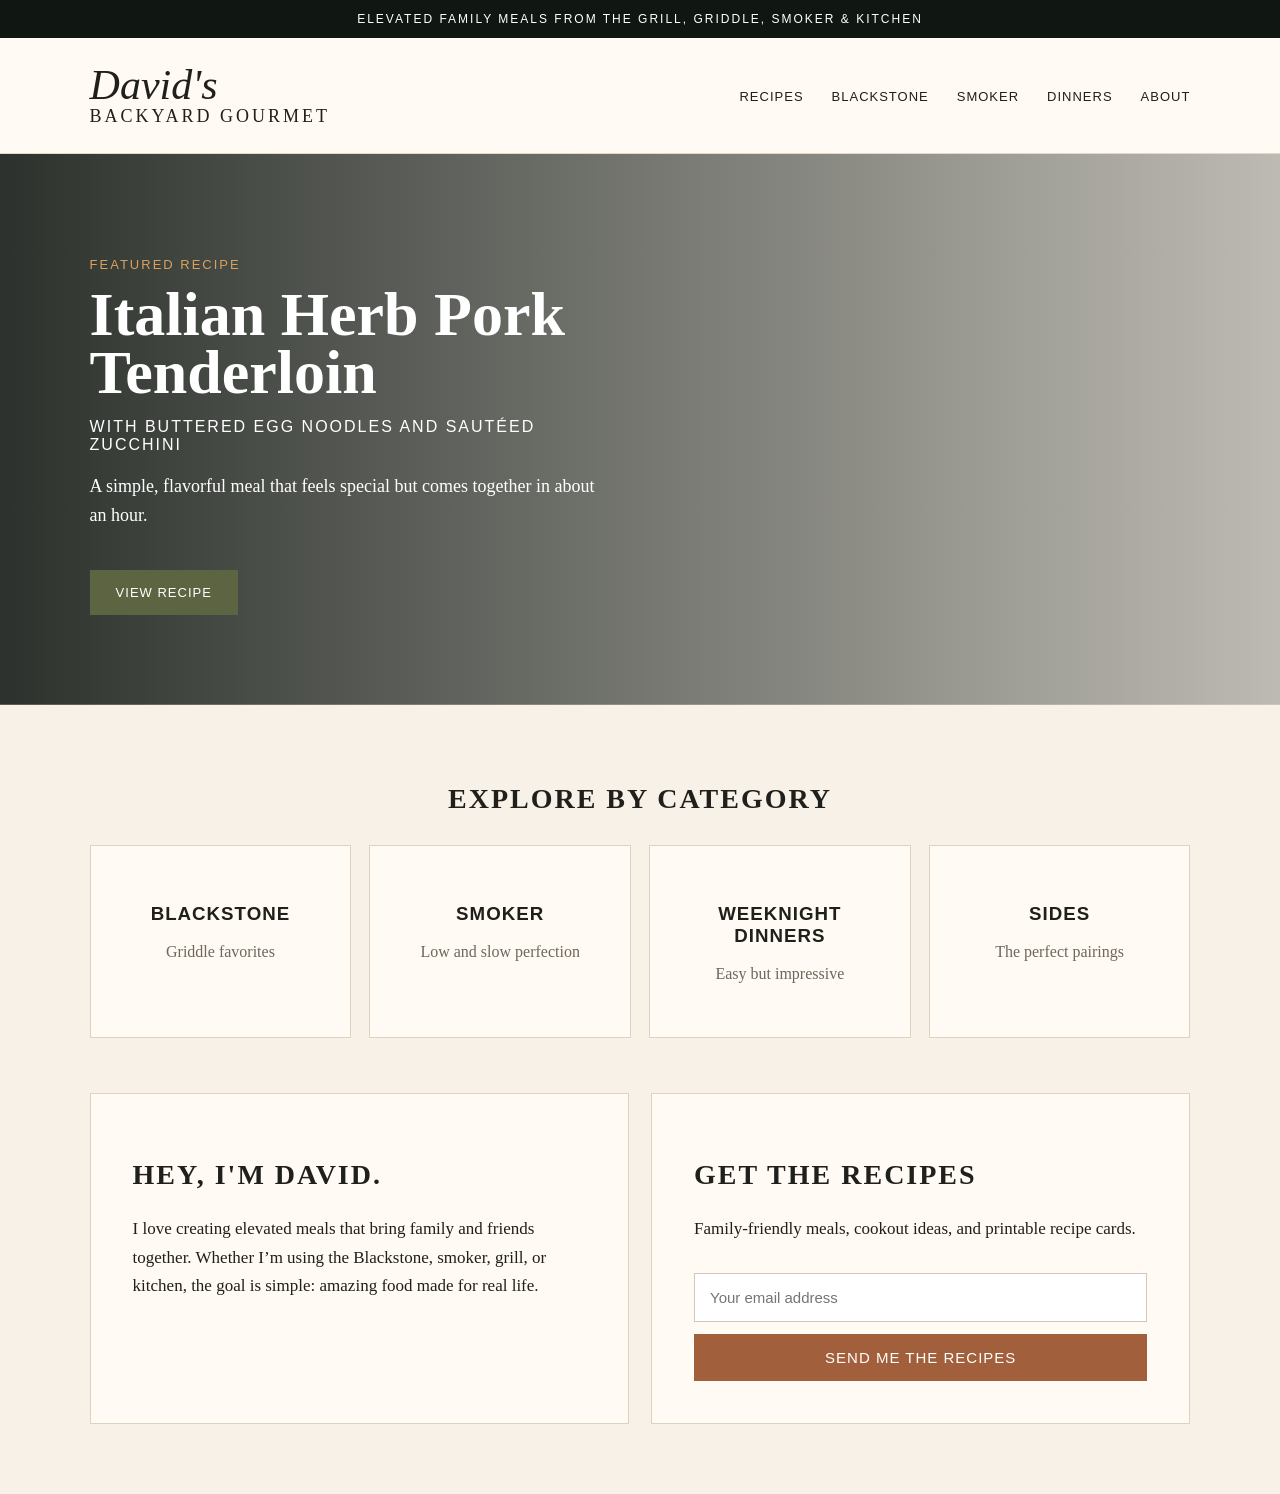
<file: index.html>
<!DOCTYPE html>
<html lang="en">
<head>
  <meta charset="UTF-8">
  <meta name="viewport" content="width=device-width, initial-scale=1.0">
  <title>David's Backyard Gourmet</title>
  <link rel="stylesheet" href="style.css">
</head>
<body>

<div class="topbar">
  Elevated family meals from the grill, griddle, smoker & kitchen
</div>

<header class="site-header">
  <div class="brand">
    <div class="script">David's</div>
    <div class="title">Backyard Gourmet</div>
  </div>

  <nav>
    <a href="#">Recipes</a>
    <a href="#">Blackstone</a>
    <a href="#">Smoker</a>
    <a href="#">Dinners</a>
    <a href="#">About</a>
  </nav>
</header>

<section class="hero">
  <div class="hero-text">
    <p class="label">Featured Recipe</p>
    <h1>Italian Herb Pork Tenderloin</h1>
    <p class="subtitle">With buttered egg noodles and sautéed zucchini</p>
    <p class="description">
      A simple, flavorful meal that feels special but comes together in about an hour.
    </p>
    <a class="button" href="recipes/italian-herb-pork-tenderloin.html">View Recipe</a>
  </div>
</section>

<section class="section">
  <h2>Explore by Category</h2>

  <div class="cards">
    <div class="card">
      <h3>Blackstone</h3>
      <p>Griddle favorites</p>
    </div>
    <div class="card">
      <h3>Smoker</h3>
      <p>Low and slow perfection</p>
    </div>
    <div class="card">
      <h3>Weeknight Dinners</h3>
      <p>Easy but impressive</p>
    </div>
    <div class="card">
      <h3>Sides</h3>
      <p>The perfect pairings</p>
    </div>
  </div>
</section>

<section class="about">
  <div>
    <h2>Hey, I'm David.</h2>
    <p>
      I love creating elevated meals that bring family and friends together.
      Whether I’m using the Blackstone, smoker, grill, or kitchen, the goal is simple:
      amazing food made for real life.
    </p>
  </div>

  <div class="newsletter">
    <h2>Get the Recipes</h2>
    <p>Family-friendly meals, cookout ideas, and printable recipe cards.</p>
    <input type="email" placeholder="Your email address">
    <button>Send Me the Recipes</button>
  </div>
</section>

</body>
</html>
</file>
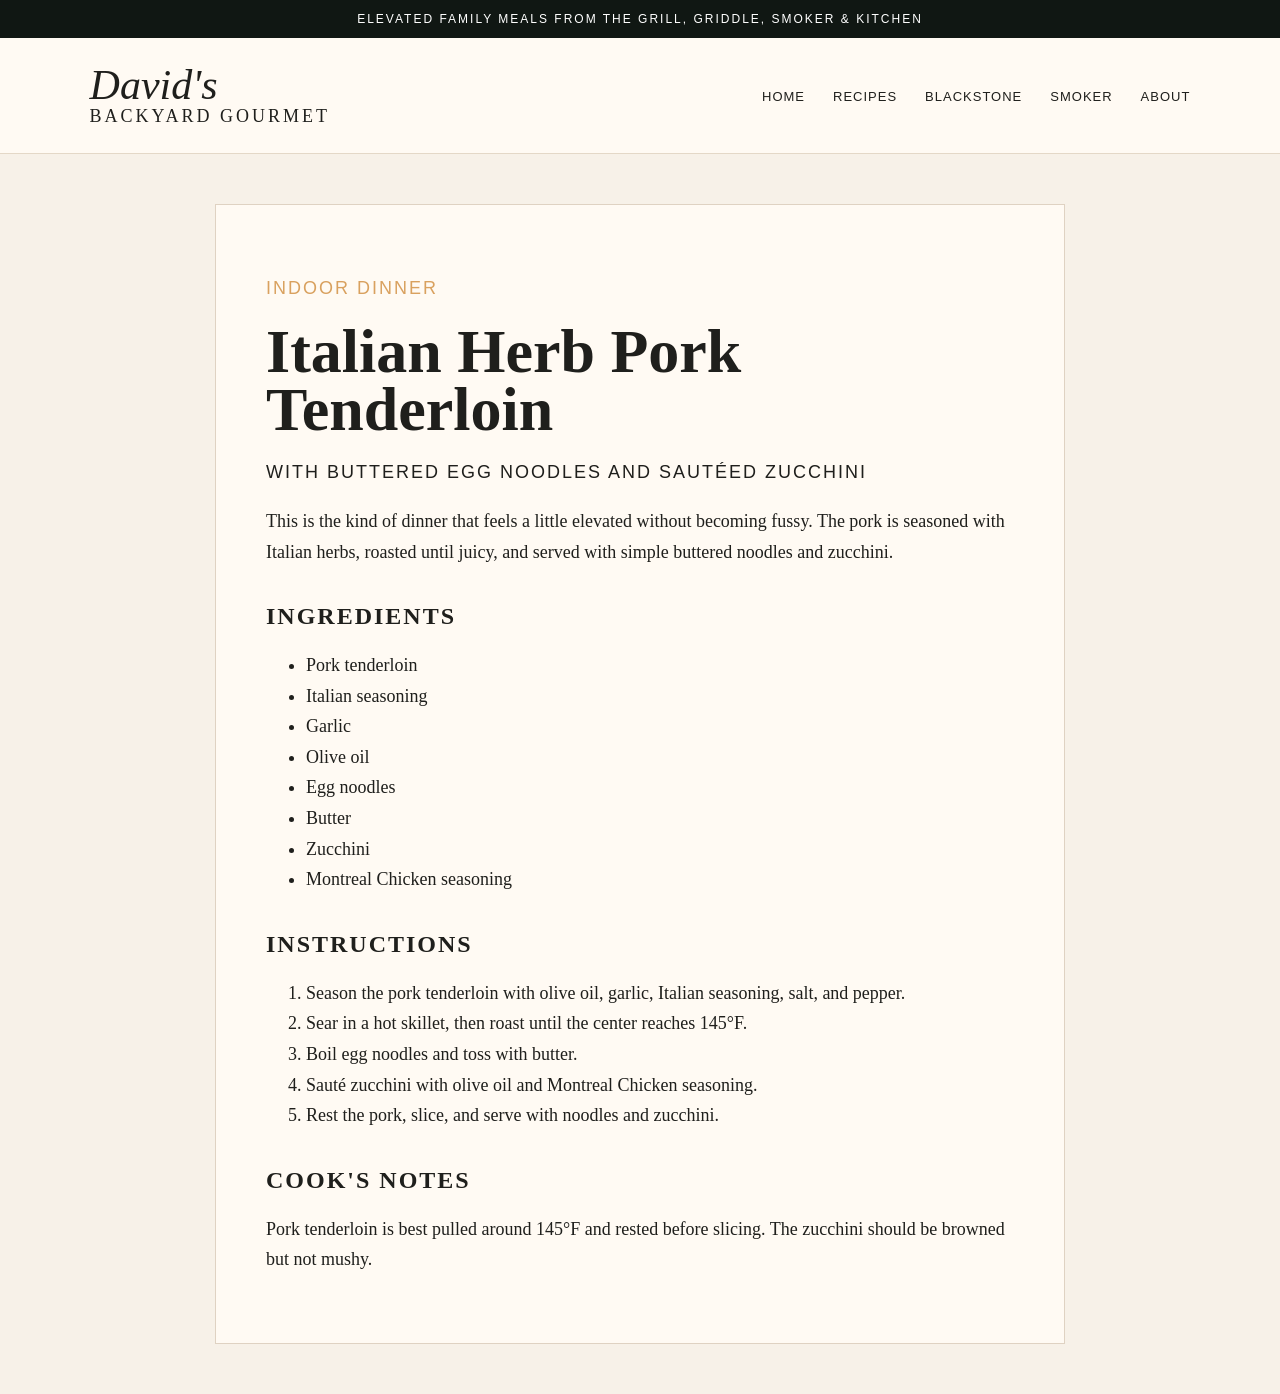
<file: recipes/italian-herb-pork-tenderloin.html>
<!DOCTYPE html>
<html lang="en">
<head>
  <meta charset="UTF-8">
  <title>Italian Herb Pork Tenderloin | David's Backyard Gourmet</title>
  <link rel="stylesheet" href="../style.css">
</head>
<body>

<div class="topbar">Elevated family meals from the grill, griddle, smoker & kitchen</div>

<header class="site-header">
  <div class="brand">
    <div class="script">David's</div>
    <div class="title">Backyard Gourmet</div>
  </div>
  <nav>
    <a href="../index.html">Home</a>
    <a href="#">Recipes</a>
    <a href="#">Blackstone</a>
    <a href="#">Smoker</a>
    <a href="#">About</a>
  </nav>
</header>

<main class="recipe-page">
  <p class="label">Indoor Dinner</p>
  <h1>Italian Herb Pork Tenderloin</h1>
  <p class="subtitle">With buttered egg noodles and sautéed zucchini</p>

  <p>
    This is the kind of dinner that feels a little elevated without becoming fussy.
    The pork is seasoned with Italian herbs, roasted until juicy, and served with
    simple buttered noodles and zucchini.
  </p>

  <h2>Ingredients</h2>
  <ul>
    <li>Pork tenderloin</li>
    <li>Italian seasoning</li>
    <li>Garlic</li>
    <li>Olive oil</li>
    <li>Egg noodles</li>
    <li>Butter</li>
    <li>Zucchini</li>
    <li>Montreal Chicken seasoning</li>
  </ul>

  <h2>Instructions</h2>
  <ol>
    <li>Season the pork tenderloin with olive oil, garlic, Italian seasoning, salt, and pepper.</li>
    <li>Sear in a hot skillet, then roast until the center reaches 145°F.</li>
    <li>Boil egg noodles and toss with butter.</li>
    <li>Sauté zucchini with olive oil and Montreal Chicken seasoning.</li>
    <li>Rest the pork, slice, and serve with noodles and zucchini.</li>
  </ol>

  <h2>Cook's Notes</h2>
  <p>
    Pork tenderloin is best pulled around 145°F and rested before slicing.
    The zucchini should be browned but not mushy.
  </p>
</main>

</body>
</html>
</file>
<file: style.css>
:root {
  --cream: #f7f1e8;
  --paper: #fffaf3;
  --ink: #1f1f1c;
  --green: #5d6441;
  --copper: #a25f3b;
  --soft: #d9b6a5;
  --dark: #101713;
}

* {
  box-sizing: border-box;
}

body {
  margin: 0;
  background: var(--cream);
  color: var(--ink);
  font-family: Georgia, "Times New Roman", serif;
}

.topbar {
  background: var(--dark);
  color: white;
  text-align: center;
  padding: 12px;
  font-family: Arial, sans-serif;
  font-size: 12px;
  text-transform: uppercase;
  letter-spacing: 2px;
}

.site-header {
  background: var(--paper);
  padding: 26px 7%;
  display: flex;
  justify-content: space-between;
  align-items: center;
  border-bottom: 1px solid #e4d8c7;
}

.script {
  font-size: 42px;
  font-style: italic;
  line-height: 1;
}

.title {
  text-transform: uppercase;
  letter-spacing: 3px;
  font-size: 18px;
}

nav a {
  margin-left: 24px;
  text-decoration: none;
  color: var(--ink);
  font-family: Arial, sans-serif;
  font-size: 13px;
  text-transform: uppercase;
  letter-spacing: 1px;
}

.hero {
  min-height: 520px;
  display: flex;
  align-items: center;
  padding: 7%;
  background:
    linear-gradient(90deg, rgba(16, 23, 19, .88), rgba(16, 23, 19, .25)),
    url("https://images.unsplash.com/photo-1544025162-d76694265947?auto=format&fit=crop&w=1600&q=80");
  background-size: cover;
  background-position: center;
}

.hero-text {
  max-width: 520px;
  color: white;
}

.label {
  color: #d9a15f;
  text-transform: uppercase;
  letter-spacing: 2px;
  font-family: Arial, sans-serif;
  font-size: 13px;
}

h1 {
  font-size: 62px;
  line-height: .95;
  margin: 12px 0;
}

.subtitle {
  text-transform: uppercase;
  letter-spacing: 2px;
  font-family: Arial, sans-serif;
}

.description {
  font-size: 18px;
  line-height: 1.6;
}

.button {
  display: inline-block;
  margin-top: 22px;
  background: var(--green);
  color: white;
  padding: 15px 26px;
  text-decoration: none;
  font-family: Arial, sans-serif;
  text-transform: uppercase;
  letter-spacing: 1px;
  font-size: 13px;
}

.section {
  padding: 55px 7%;
  text-align: center;
}

.section h2,
.about h2 {
  text-transform: uppercase;
  letter-spacing: 2px;
  font-size: 28px;
}

.cards {
  display: grid;
  grid-template-columns: repeat(4, 1fr);
  gap: 18px;
  margin-top: 30px;
}

.card {
  background: var(--paper);
  border: 1px solid #dfd2c2;
  padding: 38px 20px;
  min-height: 150px;
}

.card h3 {
  text-transform: uppercase;
  letter-spacing: 1px;
  font-family: Arial, sans-serif;
}

.card p {
  color: #6f665c;
}

.about {
  display: grid;
  grid-template-columns: 1fr 1fr;
  gap: 22px;
  padding: 0 7% 70px;
}

.about > div {
  background: var(--paper);
  padding: 42px;
  border: 1px solid #dfd2c2;
}

.about p {
  font-size: 17px;
  line-height: 1.7;
}

.newsletter input,
.newsletter button {
  width: 100%;
  padding: 15px;
  margin-top: 12px;
  font-size: 15px;
}

.newsletter input {
  border: 1px solid #d5c7b8;
  background: white;
}

.newsletter button {
  border: none;
  background: var(--copper);
  color: white;
  text-transform: uppercase;
  letter-spacing: 1px;
}

@media (max-width: 850px) {
  .site-header {
    display: block;
  }

  nav {
    margin-top: 20px;
  }

  nav a {
    display: block;
    margin: 12px 0;
  }

  h1 {
    font-size: 42px;
  }

  .cards,
  .about {
    grid-template-columns: 1fr;
  }
}
.recipe-page {
  max-width: 850px;
  margin: 50px auto;
  background: var(--paper);
  padding: 50px;
  border: 1px solid #dfd2c2;
}

.recipe-page h1 {
  color: var(--ink);
}

.recipe-page p,
.recipe-page li {
  font-size: 18px;
  line-height: 1.7;
}

.recipe-page h2 {
  margin-top: 36px;
  text-transform: uppercase;
  letter-spacing: 2px;
}
</file>
